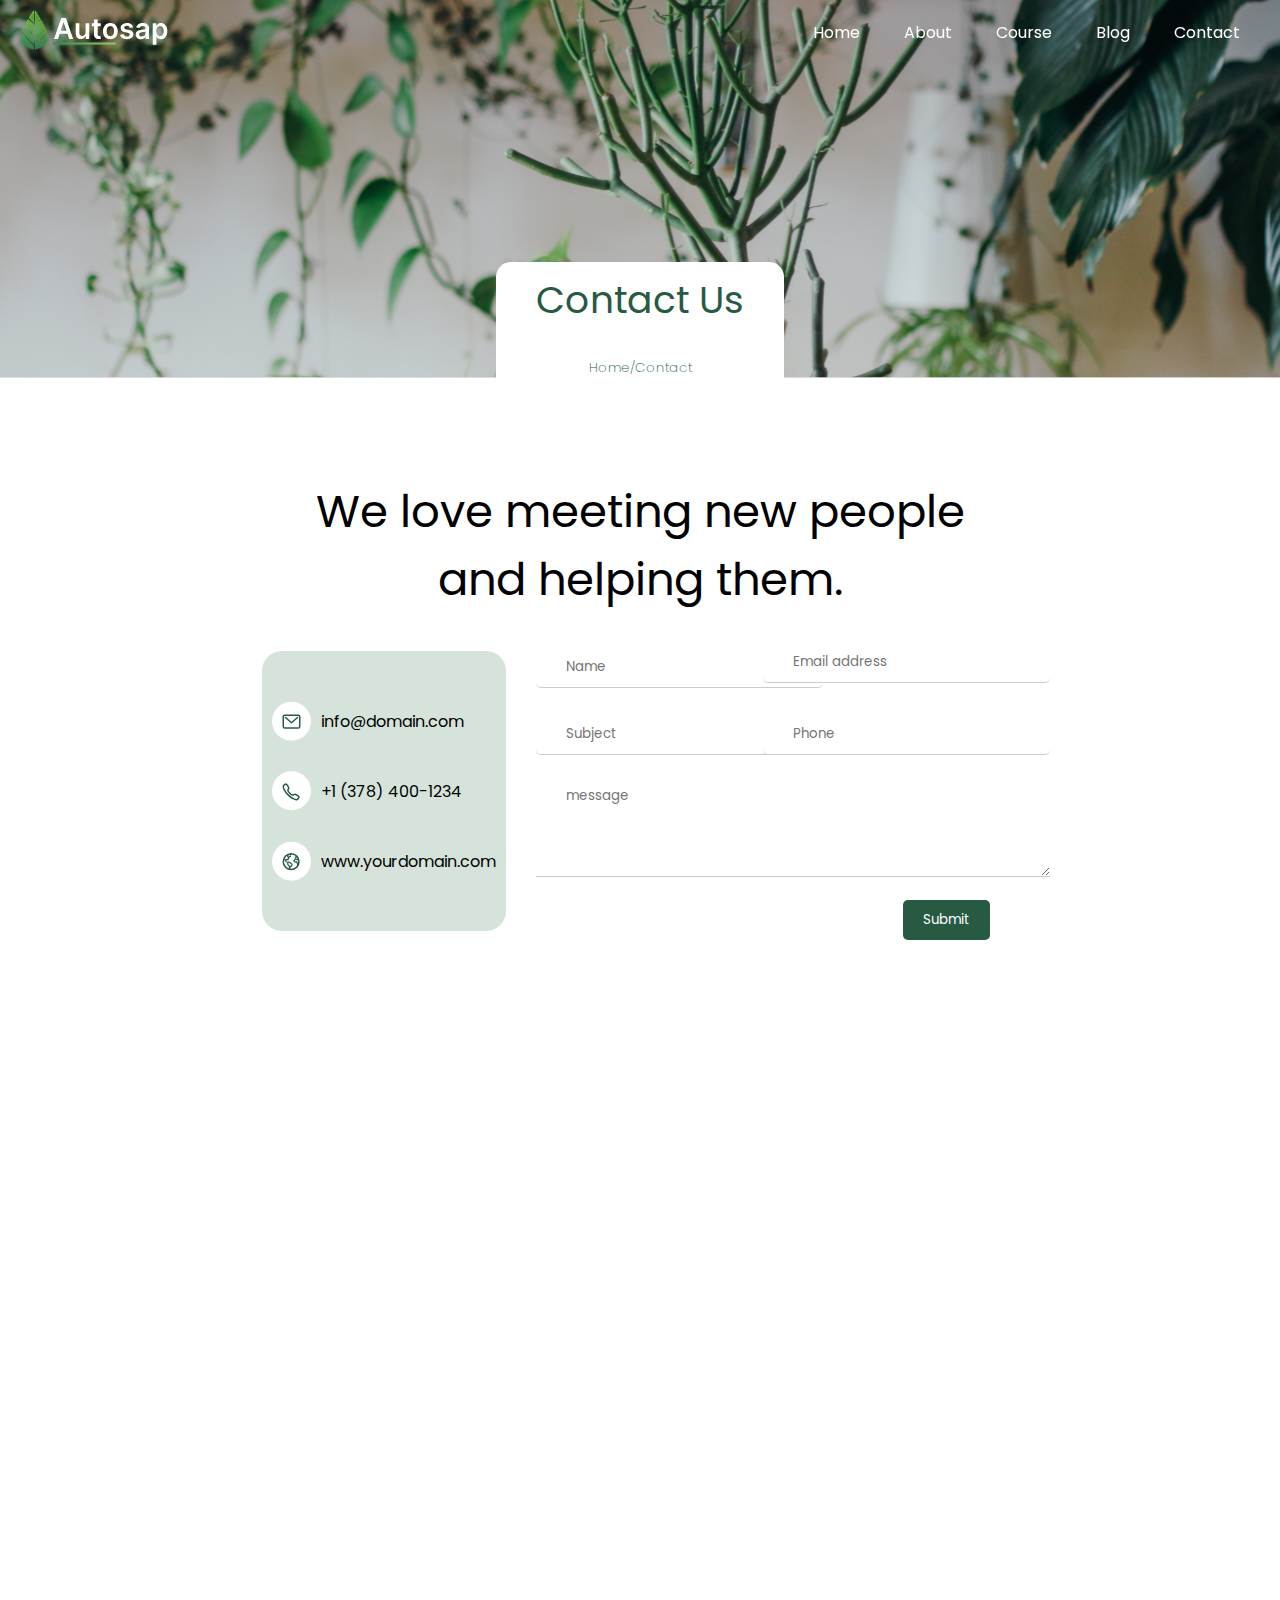
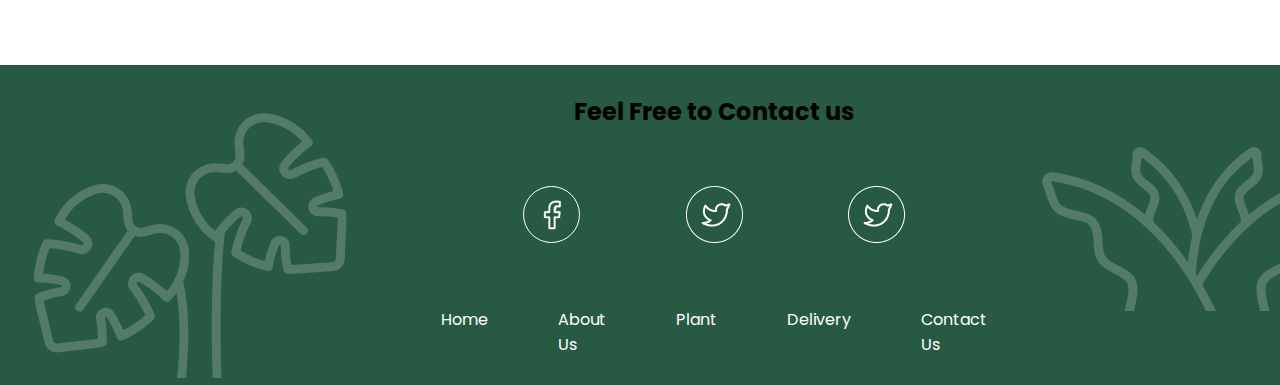
<file: contact-us.html>
<!DOCTYPE html>
<html lang="en">
  <head>
    <meta charset="UTF-8" />
    <meta name="viewport" content="width=device-width, initial-scale=1.0" />
    <link rel="stylesheet" href="other.css" />
    <link rel="stylesheet" href="contact.css" />
    <link rel="preconnect" href="https://fonts.googleapis.com" />
    <link rel="preconnect" href="https://fonts.gstatic.com" crossorigin />
    <link
      href="https://fonts.googleapis.com/css2?family=Poppins:wght@100;200;300;400;600;700&family=Roboto:wght@400;700&display=swap"
      rel="stylesheet"
    />
    <link
      rel="stylesheet"
      href="https://stackpath.bootstrapcdn.com/font-awesome/4.7.0/css/font-awesome.min.css"
    />
    <title>Document</title>
  </head>
  <body>
    <!-- header -->
    <section class="sub-header">
      <nav class="fixed-nav">
        <div class="nav">
          <a href="index.html"><img src="images/Group 5.svg" alt="" /></a>
          <div class="nav-links" id="navLinks">
            <!-- <i class="fa fa-times" onclick="hiddenMenu()"></i> -->
            <ul>
              <li><a href="index.html">Home</a></li>
              <li><a href="about.html">About</a></li>
              <li><a href="course.html">Course</a></li>
              <li><a href="blog.html">Blog</a></li>
              <li><a href="contact.html">Contact</a></li>
            </ul>
          </div>
          <!-- <i class="fa fa-bars" onclick="ShowMenu()"></i> -->
        </div>
      </nav>
      <div class="contact-us-header">
        <h1>Contact Us</h1>
        <h5><a href="">Home</a>/<a href="">Contact</a></h5>
      </div>
    </section>
    <section class="contact">
      <h1>We love meeting new people and helping them.</h1>
      <div class="contact-info">
        <div class="contact-links">
          <ul>
            <li><img src="images/Icon.svg" alt="" /> info@domain.com</li>
            <li><img src="images/Icon (1).svg" alt="" /> +1 (378) 400-1234</li>
            <li><img src="images/Icon (2).svg" alt="" /> www.yourdomain.com</li>
          </ul>
        </div>
        <div class="contact-form">
          <form class="contact-form">
            <div class="form-row">
              <div class="form-group">
                <input type="text" id="name" name="name" placeholder="Name" />
              </div>
              <div class="form-group">
                <input
                  type="email"
                  id="email"
                  name="email"
                  required
                  placeholder="Email address"
                />
              </div>
            </div>
            <div class="form-row">
              <div class="form-group">
                <input
                  type="text"
                  id="subject"
                  name="subject"
                  required
                  placeholder="Subject"
                />
              </div>
              <div class="form-group">
                <input
                  type="tel"
                  id="phone"
                  name="phone"
                  required
                  placeholder="Phone"
                />
              </div>
            </div>
            <div class="form-group">
              <textarea
                id="message"
                name="message"
                rows="4"
                required
                placeholder="message"
              ></textarea>
            </div>
            <div class="form-group submit-btn">
              <button type="submit">Submit</button>
            </div>
          </form>
        </div>
      </div>
    </section>
    <section class="location">
      <iframe
        src="https://www.google.com/maps/embed?pb=!1m18!1m12!1m3!1d248849.84916296526!2d77.6309395!3d12.9539974!2m3!1f0!2f0!3f0!3m2!1i1024!2i768!4f13.1!3m3!1m2!1s0x3bae1670c9b44e6d%3A0xf8dfc3e8517e4fe0!2sBengaluru%2C%20Karnataka!5e0!3m2!1sen!2sin!4v1696096126409!5m2!1sen!2sin"
        width="600"
        height="450"
        style="border: 0"
        allowfullscreen=""
        loading="lazy"
        referrerpolicy="no-referrer-when-downgrade"
      ></iframe>
    </section>
    <!-- end of header -->
    <!-- about us -->

    <footer>
      <div class="background-cover1">
        <img src="images/Monstera 1.png" alt="" />
      </div>
      <div class="footer-text">
        <h2>Feel Free to Contact us</h2>
        <ul class="icons">
          <li>
            <a href=""><img src="images/Facebook.svg" alt="" /></a>
          </li>
          <li>
            <a href=""><img src="images/Twitter.png" alt="" /></a>
          </li>
          <li>
            <a href=""><img src="images/Twitter.png" alt="" /></a>
          </li>
        </ul>
        <ul class="footer-links">
          <li><a href="">Home</a></li>
          <li><a href="">About Us</a></li>
          <li><a href="">Plant</a></li>
          <li><a href="">Delivery</a></li>
          <li><a href="">Contact Us</a></li>
        </ul>
      </div>
      <div class="background-cover2">
        <img src="images/Fern 1 (1).png" alt="" />
      </div>
    </footer>

    <script>
      var navLinks = document.getElementById("navLinks");

      function ShowMenu() {
        navLinks.style.right = "0";
      }

      function hiddenMenu() {
        navLinks.style.right = "-200px";
      }
    </script>
  </body>
</html>
</file>
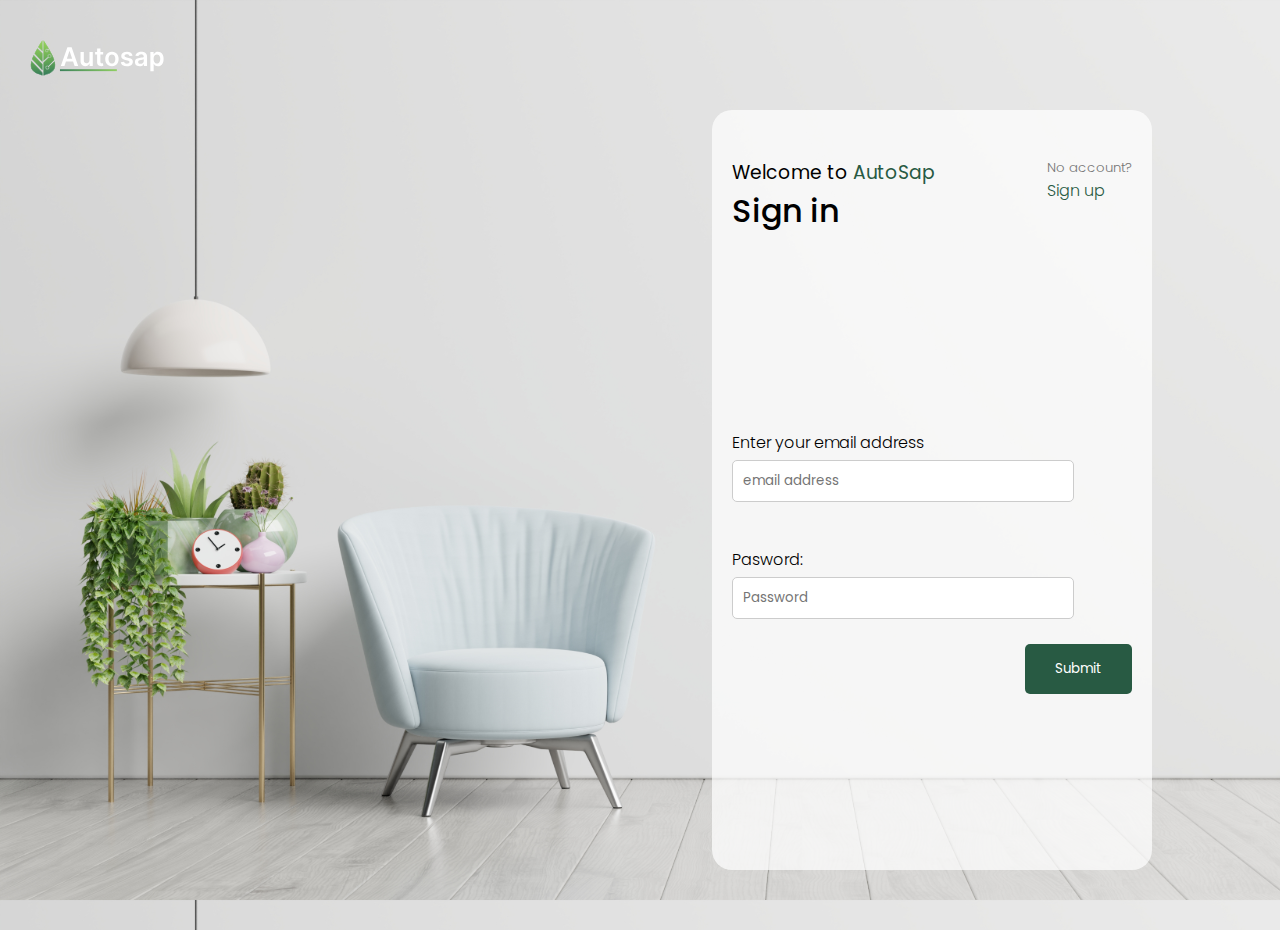
<file: login.html>
<!DOCTYPE html>
<html lang="en">
  <head>
    <meta charset="UTF-8" />
    <meta name="viewport" content="width=device-width, initial-scale=1.0" />
    <link rel="stylesheet" href="other.css" />
    <link
      href="https://fonts.googleapis.com/css2?family=Poppins:wght@100;200;300;400;600;700&family=Roboto:wght@400;700&display=swap"
      rel="stylesheet"
    />
    <link
      rel="stylesheet"
      href="https://stackpath.bootstrapcdn.com/font-awesome/4.7.0/css/font-awesome.min.css"
    />
    <title>Document</title>
  </head>
  <body class="login">
    <img src="images/Group 5.svg" alt="" />
    <section class="login-form">
      <div class="login-text">
        <div class="login-text-left">
          <h3>Welcome to <span>AutoSap</span></h3>
          <h1>Sign in</h1>
        </div>
        <div class="login-text-right">
          <h5>No account?</h5>
          <h4>Sign up</h4>
        </div>
      </div>
      <div class="form">
        <form action="">
          <div class="input-group">
            <label for="username">Enter your email address</label>
            <input
              type="text"
              id="username"
              name="username"
              placeholder="email address"
            />
          </div>
          <div class="input-group">
            <label for="lname">Pasword:</label>
            <input type="text" id="lname" name="lname" placeholder="Password" />
          </div>
          <div class="submit-btn">
            <input type="submit" value="Submit" class="submit" />
          </div>
        </form>
      </div>
    </section>
  </body>
</html>
</file>
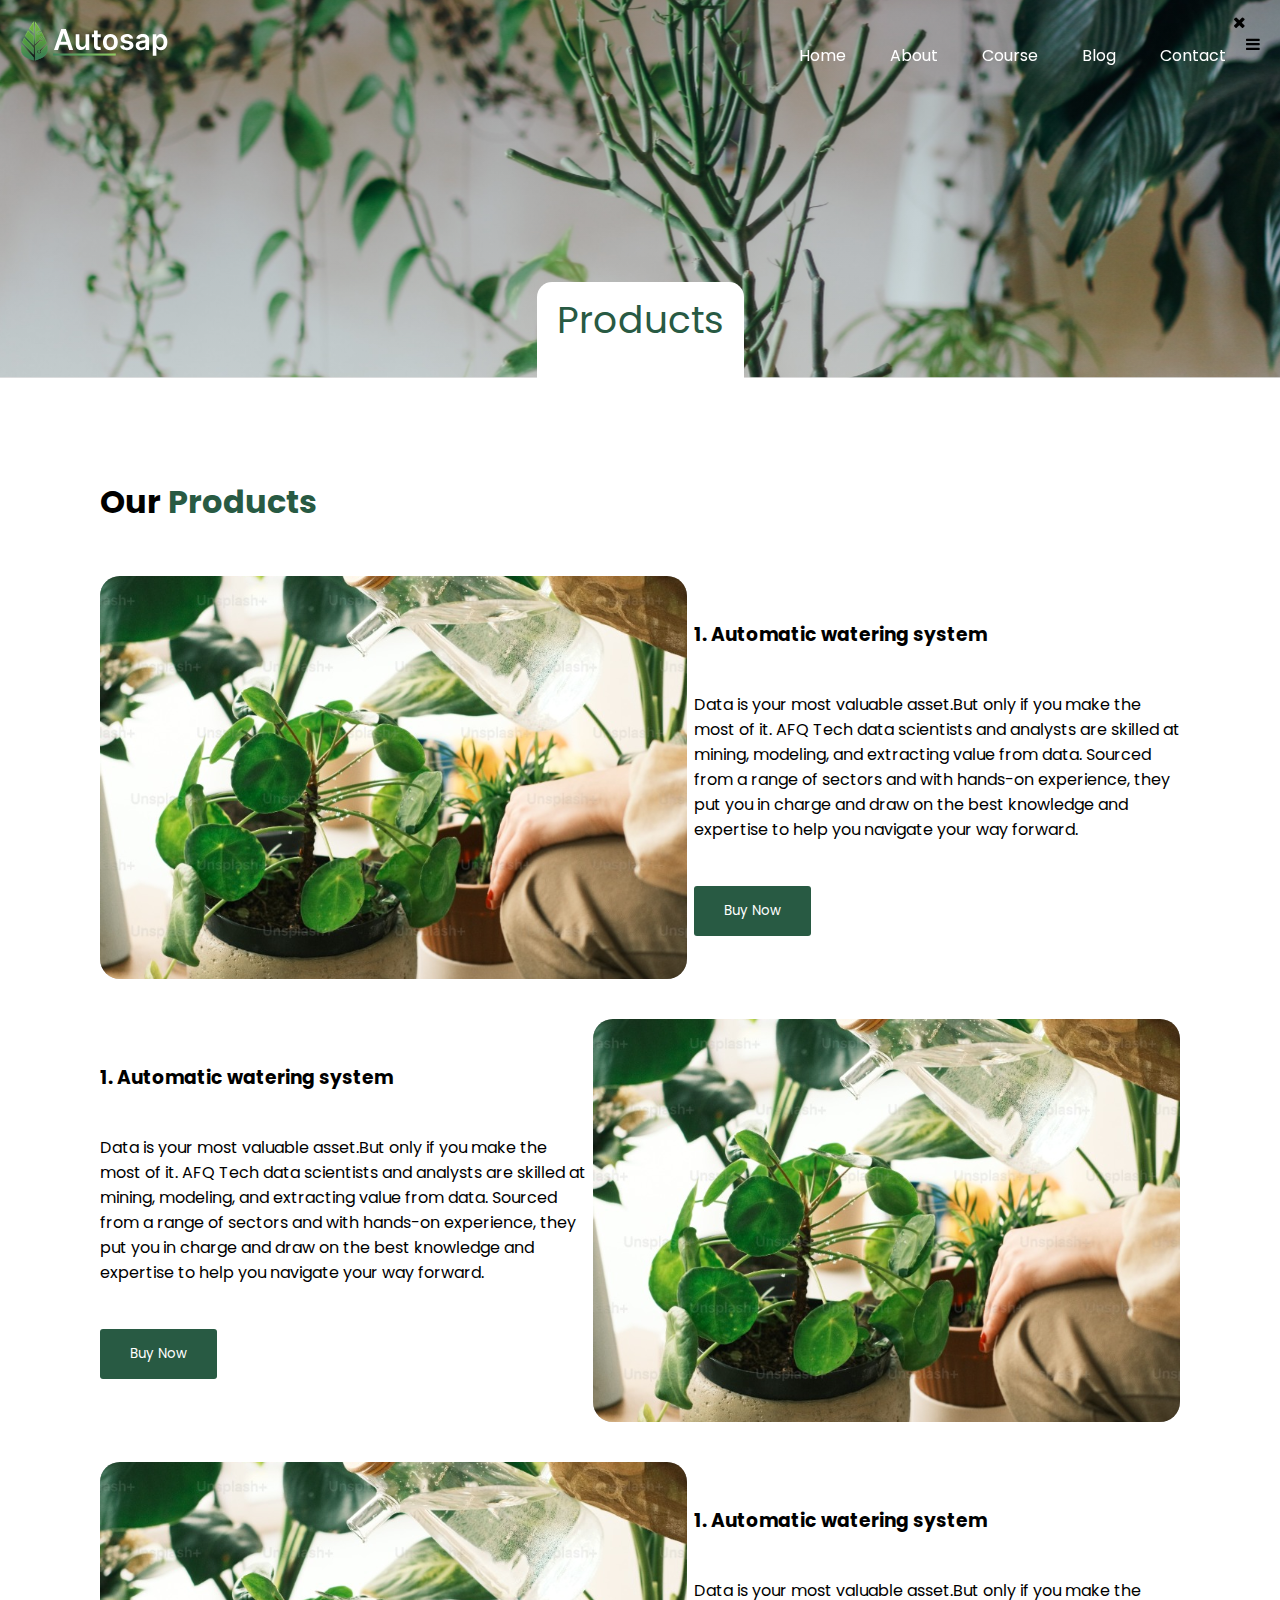
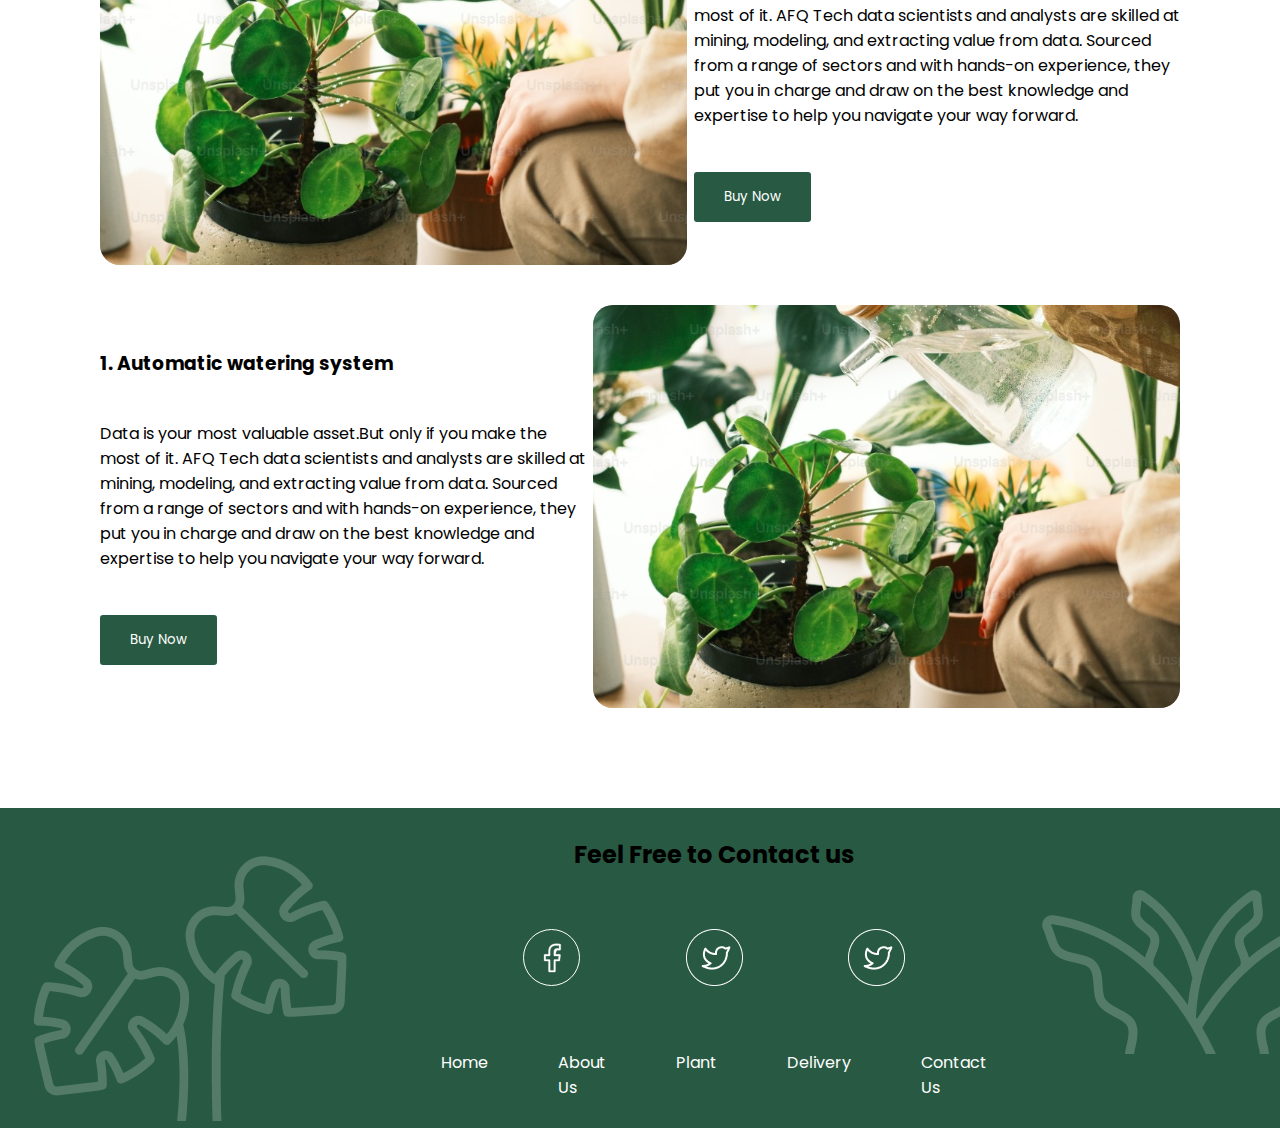
<file: product.html>
<!DOCTYPE html>
<html lang="en">
  <head>
    <meta charset="UTF-8" />
    <meta name="viewport" content="width=device-width, initial-scale=1.0" />
    <link rel="stylesheet" href="other.css" />
    <link rel="preconnect" href="https://fonts.googleapis.com" />
    <link rel="preconnect" href="https://fonts.gstatic.com" crossorigin />
    <link
      href="https://fonts.googleapis.com/css2?family=Poppins:wght@100;200;300;400;600;700&family=Roboto:wght@400;700&display=swap"
      rel="stylesheet"
    />
    <link
      rel="stylesheet"
      href="https://stackpath.bootstrapcdn.com/font-awesome/4.7.0/css/font-awesome.min.css"
    />
    <title>Document</title>
  </head>
  <body>
    <!-- header -->
    <section class="sub-header">
      <nav class="fixed-nav">
        <div class="nav">
          <a href="index.html"><img src="images/Group 5.svg" alt="" /></a>
          <div class="nav-links" id="navLinks">
            <i class="fa fa-times" onclick="hiddenMenu()"></i>
            <ul>
              <li><a href="index.html">Home</a></li>
              <li><a href="about.html">About</a></li>
              <li><a href="course.html">Course</a></li>
              <li><a href="blog.html">Blog</a></li>
              <li><a href="contact.html">Contact</a></li>
            </ul>
          </div>
          <i class="fa fa-bars" onclick="ShowMenu()"></i>
        </div>
      </nav>
      <h1>Products</h1>
    </section>
    <section class="product-details">
      <h1>Our <span>Products</span></h1>
      <div class="row">
        <div class="product-col">
          <img src="images/Rectangle 10.svg" alt="" />
          <div class="product-about">
            <h3>1. Automatic watering system</h3>
            <p>
              Data is your most valuable asset.But only if you make the most of
              it. AFQ Tech data scientists and analysts are skilled at mining,
              modeling, and extracting value from data. Sourced from a range of
              sectors and with hands-on experience, they put you in charge and
              draw on the best knowledge and expertise to help you navigate your
              way forward.
            </p>
            <button class="buy-now">Buy Now</button>
          </div>
        </div>
        <div class="product-col">
          <img src="images/Rectangle 10.svg" alt="" />
          <div class="product-about">
            <h3>1. Automatic watering system</h3>
            <p>
              Data is your most valuable asset.But only if you make the most of
              it. AFQ Tech data scientists and analysts are skilled at mining,
              modeling, and extracting value from data. Sourced from a range of
              sectors and with hands-on experience, they put you in charge and
              draw on the best knowledge and expertise to help you navigate your
              way forward.
            </p>
            <button class="buy-now">Buy Now</button>
          </div>
        </div>
        <div class="product-col">
          <img src="images/Rectangle 10.svg" alt="" />
          <div class="product-about">
            <h3>1. Automatic watering system</h3>
            <p>
              Data is your most valuable asset.But only if you make the most of
              it. AFQ Tech data scientists and analysts are skilled at mining,
              modeling, and extracting value from data. Sourced from a range of
              sectors and with hands-on experience, they put you in charge and
              draw on the best knowledge and expertise to help you navigate your
              way forward.
            </p>
            <button class="buy-now">Buy Now</button>
          </div>
        </div>
        <div class="product-col">
          <img src="images/Rectangle 10.svg" alt="" />
          <div class="product-about">
            <h3>1. Automatic watering system</h3>
            <p>
              Data is your most valuable asset.But only if you make the most of
              it. AFQ Tech data scientists and analysts are skilled at mining,
              modeling, and extracting value from data. Sourced from a range of
              sectors and with hands-on experience, they put you in charge and
              draw on the best knowledge and expertise to help you navigate your
              way forward.
            </p>
            <button class="buy-now">Buy Now</button>
          </div>
        </div>
      </div>
    </section>
    <!-- end of header -->
    <!-- about us -->

    <footer>
      <div class="background-cover1">
        <img src="images/Monstera 1.png" alt="" />
      </div>
      <div class="footer-text">
        <h2>Feel Free to Contact us</h2>
        <ul class="icons">
          <li>
            <a href=""><img src="images/Facebook.svg" alt="" /></a>
          </li>
          <li>
            <a href=""><img src="images/Twitter.png" alt="" /></a>
          </li>
          <li>
            <a href=""><img src="images/Twitter.png" alt="" /></a>
          </li>
        </ul>
        <ul class="footer-links">
          <li><a href="">Home</a></li>
          <li><a href="">About Us</a></li>
          <li><a href="">Plant</a></li>
          <li><a href="">Delivery</a></li>
          <li><a href="">Contact Us</a></li>
        </ul>
      </div>
      <div class="background-cover2">
        <img src="images/Fern 1 (1).png" alt="" />
      </div>
    </footer>

    <script>
      var navLinks = document.getElementById("navLinks");
      function ShowMenu() {
        navLinks.style.right = "0";
        navLinks.style.opacity = "1";
      }
      function hiddenMenu() {
        navLinks.style.right = "-200px";
        navLinks.style.opacity = "0";
      }
    </script>
  </body>
</html>
</file>
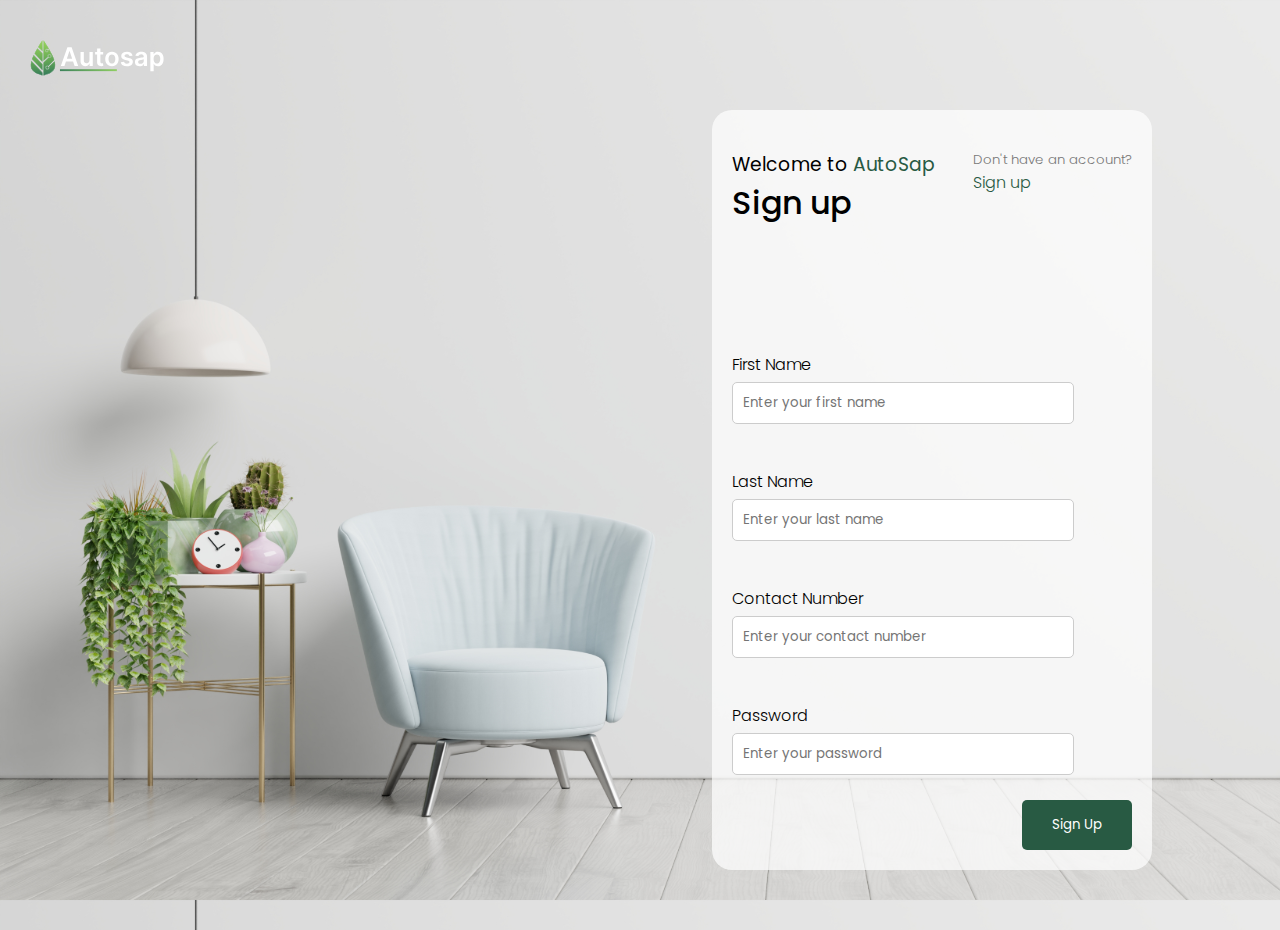
<file: signup.html>
<!DOCTYPE html>
<html lang="en">
  <head>
    <meta charset="UTF-8" />
    <meta name="viewport" content="width=device-width, initial-scale=1.0" />
    <link rel="stylesheet" href="other.css" />
    <link
      href="https://fonts.googleapis.com/css2?family=Poppins:wght@100;200;300;400;600;700&family=Roboto:wght@400;700&display=swap"
      rel="stylesheet"
    />
    <link
      rel="stylesheet"
      href="https://stackpath.bootstrapcdn.com/font-awesome/4.7.0/css/font-awesome.min.css"
    />
    <title>Document</title>
  </head>
  <body class="login">
    <img src="images/Group 5.svg" alt="" />
    <section class="login-form">
      <div class="login-text">
        <div class="login-text-left">
          <h3>Welcome to <span>AutoSap</span></h3>
          <h1>Sign up</h1>
        </div>
        <div class="login-text-right">
          <h5>Don't have an account?</h5>
          <h4>Sign up</h4>
        </div>
      </div>
      <form class="form" action="">
        <div class="input-group">
          <label for="first-name">First Name</label>
          <input
            type="text"
            id="first-name"
            name="first-name"
            placeholder="Enter your first name"
            required
          />
        </div>
        <div class="input-group">
          <label for="last-name">Last Name</label>
          <input
            type="text"
            id="last-name"
            name="last-name"
            placeholder="Enter your last name"
            required
          />
        </div>
        <div class="input-group">
          <label for="contact-number">Contact Number</label>
          <input
            type="tel"
            id="contact-number"
            name="contact-number"
            placeholder="Enter your contact number"
            required
          />
        </div>
        <div class="input-group">
          <label for="password">Password</label>
          <input
            type="password"
            id="password"
            name="password"
            placeholder="Enter your password"
            required
          />
        </div>
        <div class="submit-btn">
          <button class="submit" type="submit">Sign Up</button>
        </div>
      </form>
    </section>
  </body>
</html>
</file>
<file: other.css>
* {
  margin: 0;
  padding: 0;
  font-family: "Poppins", sans-serif;
  /* box-sizing: border-box; */
}

a {
  text-decoration: none;
}

li {
  list-style: none;
}

p {
  /* text-align: justify; */
  color: #000; /* Set the default text color for <p> elements */
}

.header {
  min-height: 90vh;
  width: 100%;
  background-image: linear-gradient(rgba(4, 9, 30, 0.5), rgba(4, 9, 30, 0.1)),
    url(/images/image\ 1.svg);
  background-position: center;
  background-size: cover;
  position: relative;
}

.fixed-nav {
  position: fixed;
  top: 0;
  left: 0;
  width: 100%;
  /* background-color: #285a43; */
  z-index: 1000; /* Ensures it's above other content */
  /* border: 2px solid pink; */
}

/* Style for the navigation bar */
.nav {
  display: flex;
  justify-content: space-between;
  align-items: center;
  padding: 10px 20px; /* Adjust as needed */
}

nav img {
  width: 150px;
}

.nav-links {
  flex: 1;
  text-align: right;
}

.nav-links ul li {
  display: inline-block;
  padding: 8px 20px;
  position: relative;
}

.nav-links ul li a {
  color: #fff;
}

.nav-links ul li a::after {
  content: "";
  width: 0; /* Changed width to 0 by default */
  display: block;
  height: 2.5px;
  background-color: #285a43;
  margin: auto;
  transition: 0.4s;
}

.nav-links ul li a:hover::after {
  width: 100%;
}
footer {
  background-color: #285a43;
  display: flex;
  justify-content: space-between;
  /* align-items: baseline; */
  box-sizing: border-box;
}
.footer-text {
  display: flex;
  flex-direction: column;
  justify-content: space-around;
  align-items: center;
}
footer .icons {
  width: 70%;
  display: flex;
  justify-content: space-between;
}
footer .footer-links {
  max-width: 100%;
  display: flex;

  justify-content: space-between;
  gap: 70px;
}
footer .footer-links li a {
  color: #fff;
}
.background-cover2 {
  display: flex;
  flex-direction: column;
  align-items: baseline;
}
.sub-header {
  height: 42vh;
  width: 100%;
  background: linear-gradient(rgba(4, 9, 30, 0.2), rgba(4, 9, 30, 0.1)),
    url(images/Banner.svg);
  background-position: center;
  background-size: cover;
  text-align: center;
  display: flex;
  flex-direction: column;
  align-items: center;
  justify-content: end;
}
.sub-header h1 {
  font-size: 37.5px;
  font-weight: 400;
  color: #285a43;
  background: #fff;
  padding-bottom: 30px;
  padding-top: 10px;
  padding-inline: 20px;
  border-top-right-radius: 15px;
  border-top-left-radius: 15px;
}

/* product page */
.product-details {
  margin: 100px;
}
.row {
  margin-top: 50px;
  display: flex;
  flex-direction: column;
  gap: 40px;
}
.product-col {
  display: flex;
  flex: 1;
  justify-content: space-between;
}
.product-col img {
  flex-basis: 45%;
}
.product-about {
  flex-basis: 45%;
  display: inline-flex;
  /* border: 2px solid yellow; */
  flex-direction: column;
  justify-content: space-evenly;
  align-items: self-start;
}
.buy-now {
  padding: 15px 30px;
  color: #fff;
  background-color: #285a43;
  border-radius: 3px;
  border: none;
}
.product-col:nth-of-type(even) {
  flex-direction: row-reverse;
}
.product-details h1 span {
  color: #285a43;
}

/* Login page */
body.login {
  background: url(images/Login\ 5.svg);
  display: flex;
  justify-content: space-between;
  align-items: start;
  height: 100vh;
  margin: 0;
  padding: 0;
  margin-top: 30px;
  width: 90%;
}
.login img {
  margin-left: 30px;
  margin-top: 10px;
}
.login-form {
  background-color: rgba(255, 255, 255, 0.7);
  border-radius: 20px;
  padding: 20px;
  width: 400px;
  text-align: center;
  height: 80vh;
  display: flex;
  flex-direction: column;
  justify-content: space-around;
  margin-top: 80px;
}

.login-text {
  padding-top: 20px;
  display: flex;
  justify-content: space-between;
  flex-basis: 30%;
}

.login-text-left {
  text-align: left;
}

.login-text-left h3 {
  font-weight: 400;
}

.login-text-left h1 {
  font-weight: 500;
  font-size: 32px;
}

.login-text-left h3 span {
  color: #285a43;
}
.login-text-right {
  display: flex;
  flex-direction: column;
  align-items: self-start;
}
.login-text-right h5 {
  color: #777;
  font-weight: 300;
}
.login-text-right h4 {
  color: #285a43;
  font-weight: 300;
}

.form {
  margin-top: 20px;
  flex-basis: 60%;
}

form {
  display: flex;
  flex-direction: column;
  flex-basis: 100%;
  /* border: 2px solid pink; */
}

.input-group {
  display: flex;
  flex-direction: column;
  text-align: left;
  margin-block: 30px;
}

label {
  font-weight: 300;
}

input {
  padding: 10px;
  border-radius: 5px;
  border: 1px solid #ccc;
}

.submit-btn {
  text-align: right;
}
.submit {
  color: #fff;
}
.submit:hover {
  cursor: pointer;
}
.form {
  margin-top: 20px;
  flex-basis: 60%;
}

input[type="text"],
input[type="tel"],
input[type="password"] {
  padding: 10px;
  border-radius: 5px;
  border: 1px solid #ccc;
  width: 80%;
  margin: 5px 0;
}

.input-group {
  display: flex;
  flex-direction: column;
  text-align: left;
  margin-block: 20px;
}

.submit-btn {
  text-align: right;
}

.submit {
  color: #fff;
  background-color: #285a43; /* Change to your desired button color */
  padding: 15px 30px;
  border: none;
  border-radius: 5px;
  cursor: pointer;
}

.submit:hover {
  background-color: #176531; /* Change to the hover color you prefer */
}

/* cotact us page */
</file>
<file: contact.css>
.contact-us-header {
  /* font-size: 37.5px; */
  font-weight: 400;
  display: flex;
  flex-direction: column;
  align-items: center;
  justify-content: end;

  color: #285a43;
  background: #fff;

  padding-inline: 20px;
  border-top-right-radius: 15px;
  border-top-left-radius: 15px;
}
.contact-us-header h5 {
  color: #285a43;
  font-weight: 200;
}
.contact-us-header a {
  color: #285a43;
  font-weight: 200;
}
.contact-form {
  /* padding: 20px; */
  flex-basis: 60%;
}

.form-row {
  display: flex;
  justify-content: space-between;
}

.form-group {
  margin: 8px 0;
}

label {
  display: block;
  font-weight: bold;
}

input[type="text"],
input[type="email"],
input[type="tel"],
textarea {
  width: 100%;
  padding: 10px 30px;
  border: none;
  border-bottom: 1px solid #ccc;
  /* border-radius: 5px; */
}

.submit-btn {
  text-align: right;
}

button {
  padding: 10px 20px;
  background-color: #285a43;
  color: #fff;
  border: none;
  border-radius: 5px;
  cursor: pointer;
}

button:hover {
  background-color: #176531;
}
/* contact page */
.contact {
  margin: 100px;

  display: flex;
  flex-direction: column;
  align-items: center;
  gap: 20px;

  /* border: 2px solid pink; */
  height: 100%;
}
.contact h1 {
  padding-inline: 180px;
  font-size: 45px;
  font-weight: 400;
  text-align: center;
}
.contact-info {
  width: 70%;
  display: flex;
  align-items: center;
  justify-content: flex-start;
  gap: 30px;
  height: 100%;
}
.contact-links {
  /* border: 2px solid red; */
  height: 100%;
  flex-basis: 30%;
}
.contact-links ul {
  display: flex;
  flex-direction: column;
  gap: 30px;
  padding: 50px 10px;
  background-color: rgba(23, 101, 49, 0.18);
  border-radius: 20px;
}
.contact-links ul li {
  display: flex;
  align-items: center;
  justify-content: flex-start;
  gap: 10px;
}
.location {
  width: 80%;
  margin: auto;
  padding: 80px 0;
}
.location iframe {
  width: 100%;
  border-radius: 15px;
}
</file>
